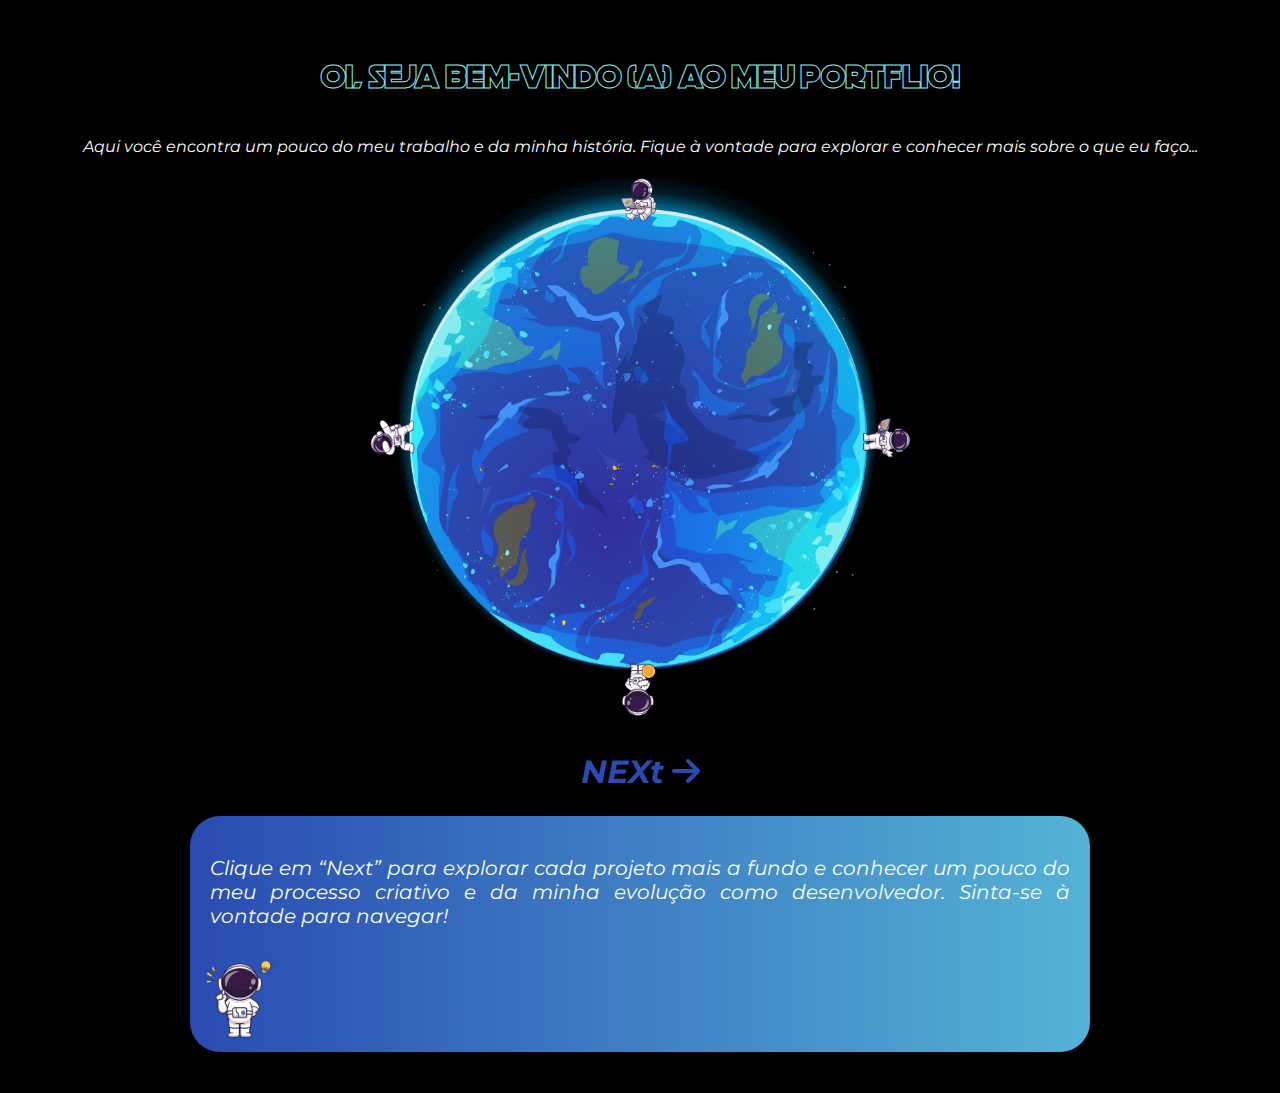
<file: index.html>
<!DOCTYPE html>
<html lang="pt-br">
  <head>
    <meta charset="UTF-8" />
    <meta name="viewport" content="width=device-width, initial-scale=1.0" />
    <title>Interactive Portfolio</title>
    <link
      rel="shortcut icon"
      href="./favicon/favicon.ico"
      type="image/x-icon"
    />
    <link rel="stylesheet" href="./css/main.css" />
    <link rel="stylesheet" href="./css/mediaquery.css" />
    <link
      rel="stylesheet"
      href="https://cdnjs.cloudflare.com/ajax/libs/font-awesome/6.0.0-beta3/css/all.min.css"
    />
    <script src="./java-script/script.js" defer></script>
  </head>
  <body>
    <header>
      <h1>Oi, seja bem-vindo (a) ao meu portfólio!</h1>
      <p>
        Aqui você encontra um pouco do meu trabalho e da minha história. Fique à
        vontade para explorar e conhecer mais sobre o que eu faço...
      </p>
    </header>
    <main>
      <section>
        <article>
          <div id="one">
            <img src="./imagens/Frame 1.png" alt="astronauta" />
          </div>
        </article>
        <article>
          <div id="links">
            <a href="./pagina1.html"
              ><strong>NEXt</strong> <i class="fas fa-arrow-right"></i
            ></a>
          </div>
          <div id="center">
            <div id="container">
              <p class="text">
                Clique em “Next” para explorar cada projeto mais a fundo e
                conhecer um pouco do meu processo criativo e da minha evolução
                como desenvolvedor. Sinta-se à vontade para navegar!
              </p>
              <img
                class="astro"
                src="imagens/astrounata_ideia-removebg-preview.png"
                alt="astronauta"
              />
            </div>
          </div>
        </article>
      </section>
    </main>
  </body>
</html>
</file>
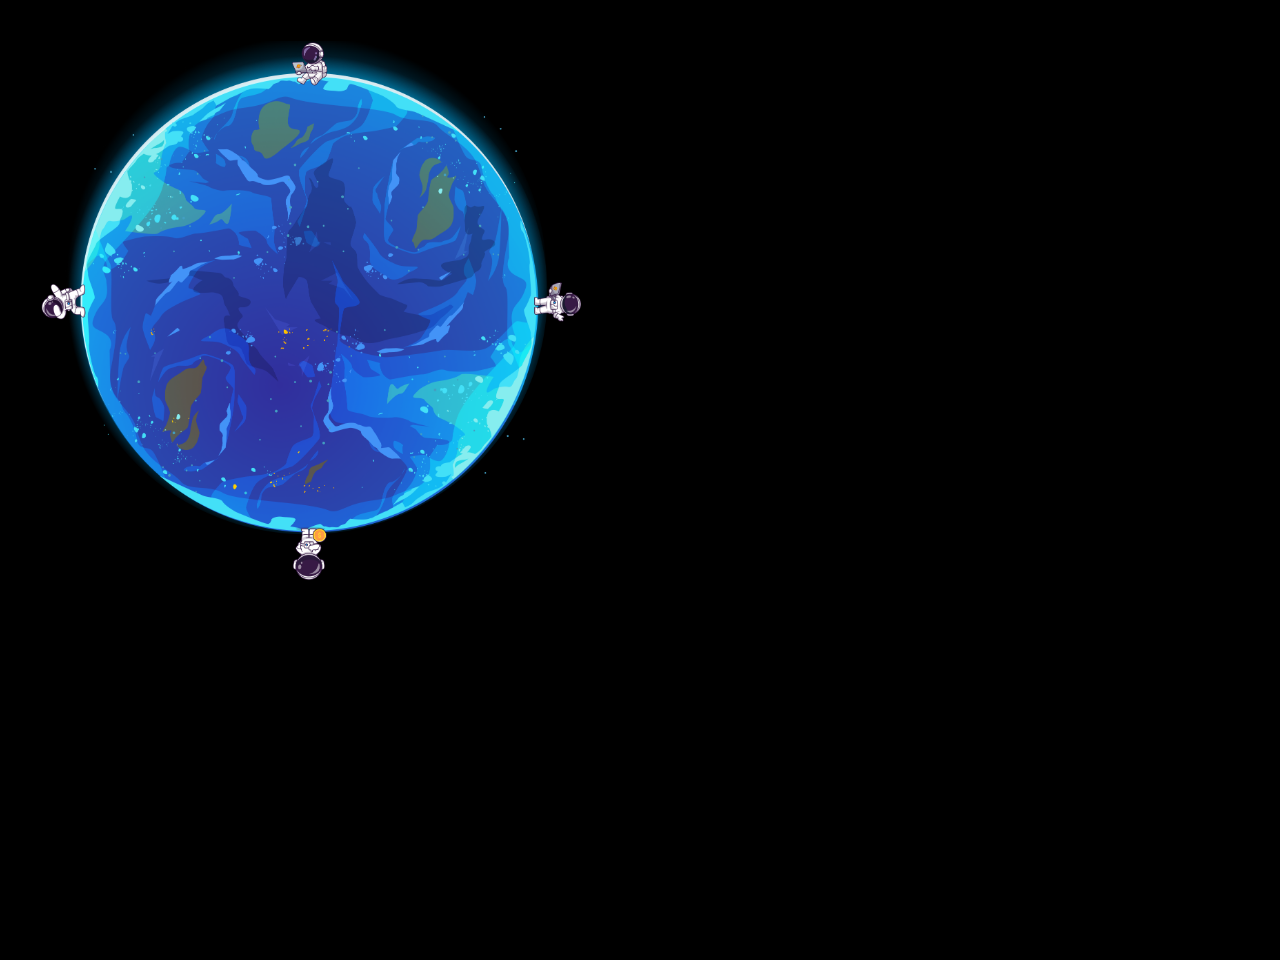
<file: html/index.html>
<!DOCTYPE html>
<html lang="pt-br">
  <head>
    <meta charset="UTF-8" />
    <meta name="viewport" content="width=device-width, initial-scale=1.0" />
    <title>ViniWebWorks</title>
    <link rel="stylesheet" href="../css/main.css" />
    <link rel="stylesheet" href="../css/mediaquery.css">
  </head>
  <body>
    <header>
      <nav></nav>
    </header>
    <main>
      <section>
        <article>
          <figure>
            <img src="../imagens/Frame 1.png" alt="astronauta" />
          </figure>
        </article>
        <article></article>
      </section>
    </main>
  </body>
</html>
</file>
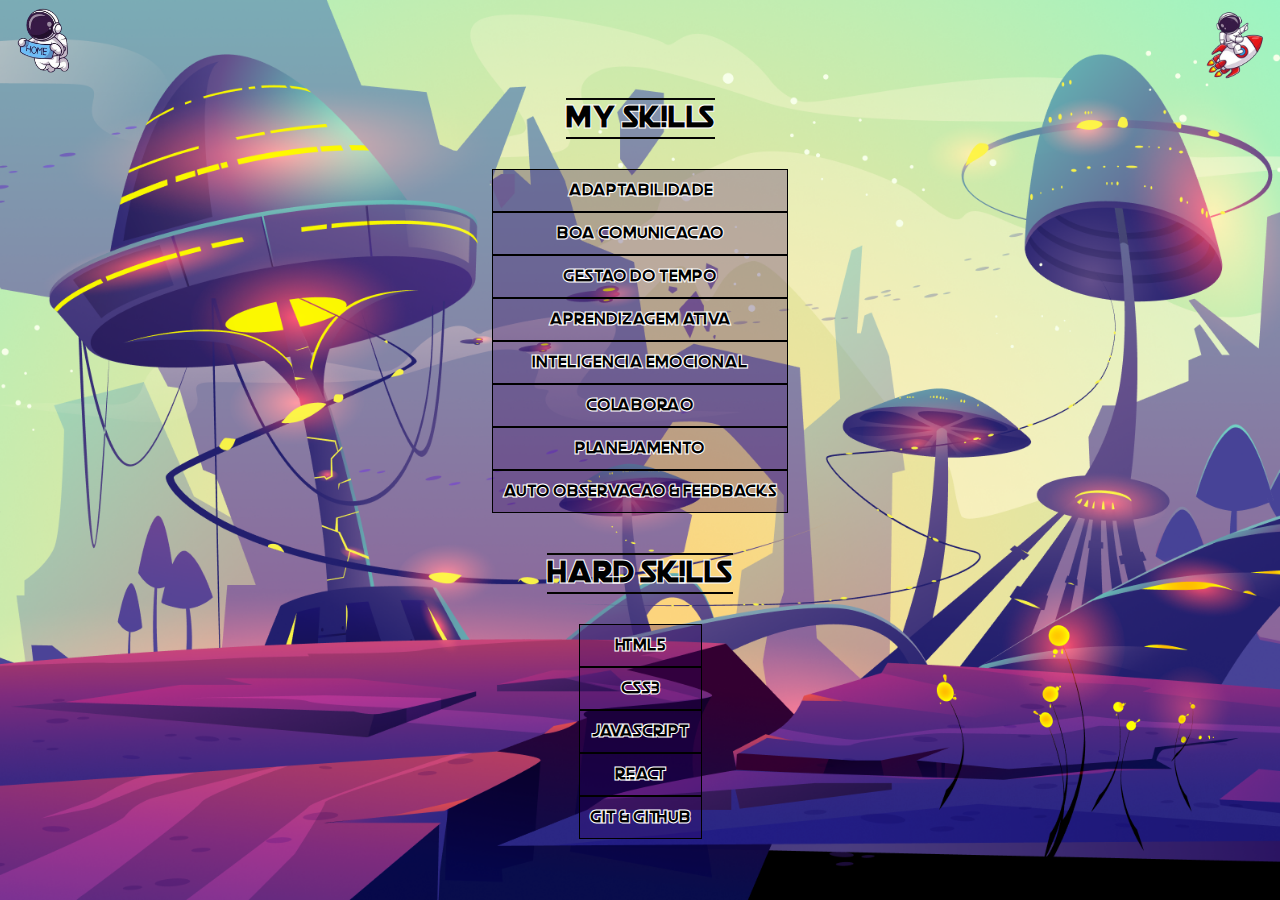
<file: pagina1.html>
<!DOCTYPE html>
<html lang="pt-br">
  <head>
    <meta charset="UTF-8" />
    <meta name="viewport" content="width=device-width, initial-scale=1.0" />
    <title>Interactive Portfolio</title>
    <link
      rel="shortcut icon"
      href="favicon/favicon-32x32.png"
      type="image/x-icon"
    />
    <link rel="stylesheet" href="css/pagina1.css" />
    <script src="java-script/script.js"></script>
  </head>
  <body>
    <main>
      <section>
        <article>
          <div id="principal">
            <div class="container">
              <a href="index.html"
                ><img
                  class="home"
                  src="imagens/astrounata_casa-removebg-preview.png"
                  alt="astrounata_casa"
              /></a>
            </div>
            <div class="container2">
              <a href="pagina2.html"
                ><img
                  class="home"
                  src="imagens/astronauta_foguete-removebg-preview.png"
                  alt="astrounata_foguete"
              /></a>
            </div>
            <div class="Text">
              <h1 class="tracking-in-contract"><strong>MY SKILLS</strong></h1>
            </div>
            <div class="skills">
              <div>
                <p>Adaptabilidade</p>
                <p>Boa Comunicacao</p>
                <p>Gestao do tempo</p>
                <p>Aprendizagem ativa</p>
                <p>Inteligencia emocional</p>
                <p>Colaboração</p>
                <p>Planejamento</p>
                <p>Auto Observacao & Feedbacks</p>               
              </div>
            </div>
            <div class="Text">
              <h1 class="tracking-in-contract">
                <strong>HARD SKILLS</strong>
              </h1>
            </div>
            <div class="skills">
              <div>
                <p>HTML5</p>
                <p>CSS3</p>
                <p>JAVASCRIPT</p>
                <p>REACT</p>
                <p>GIT & GITHUB</p>
              </div>
            </div>
          </div>
        </article>
      </section>
    </main>
  </body>
</html>
</file>
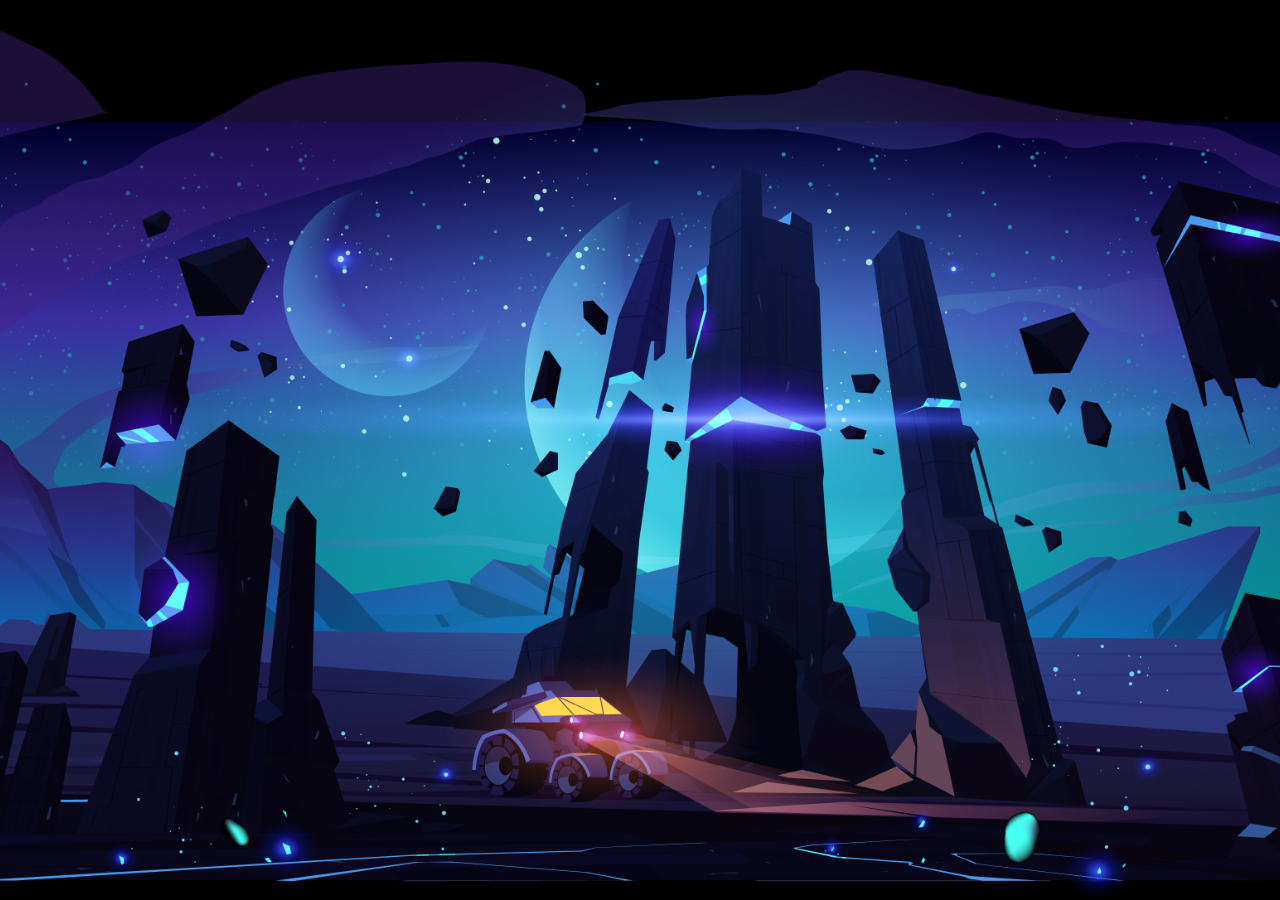
<file: pagina2.html>
<!DOCTYPE html>
<html lang="pt-br">
  <head>
    <meta charset="UTF-8" />
    <meta name="viewport" content="width=device-width, initial-scale=1.0" />
    <title>Interactive Portfolio</title>
    <link
      rel="shortcut icon"
      href="favicon/favicon-32x32.png"
      type="image/x-icon"
    />
    <link rel="stylesheet" href="css/pagina2.css" />
  </head>
  <body>
    <main>
      <section>
        <div></div>
      </section>
    </main>
  </body>
</html>
</file>
<file: css/main.css>
@charset "UTF-8";

* {
  margin: 0px;
  padding: 0px;
}

html,
body {
  background-color: black;
  height: 100%;
  padding: 20px;
}

main {
  padding: 1px;
}

h1 {
  margin: 20px;
  font-weight: 100;
  font-family: "StarDeath";
  color: transparent;
  -webkit-text-stroke: 1px #86edef;
  text-align: center;
}

p {
  margin: 20px;
  padding-top: 20px;
  font-family: "Montserrat";
  text-align: center;
  color: white;
}

div#one {
  display: flex;
  justify-content: center;
  align-items: center;
  margin-bottom: 30px;
}

div#links {
  text-align: center;
}

div#container {
  background-image: linear-gradient(to right, #294bb2, #54b3d6);
  border-radius: 30px;
  margin-bottom: 40px;
}

img {
  margin-bottom: auto;
  max-height: 100%;
  max-width: 100%;
}

img.astro {
  height: 100px;
}

a {
  background-image: linear-gradient(
    to right,
    #54b3d6,
    #54b3d6 50%,
    #294bb2 50%
  );
  background-size: 200% 100%;
  background-position: -100%;
  display: inline-block;
  padding: 5px 0;
  position: relative;
  -webkit-background-clip: text;
  -webkit-text-fill-color: transparent;
  transition: all 0.3s ease-in-out;
  font-size: 2em;
  font-family: Montserrat;
  margin-bottom: 20px;
}

a:before {
  content: "";
  background: #54b3d6;
  display: block;
  position: absolute;
  bottom: -3px;
  left: 0;
  width: 0;
  height: 3px;
  transition: all 0.3s ease-in-out;
}

a:hover {
  background-position: 0;
}

a:hover::before {
  width: 100%;
}

p.text {
  text-align: justify;
}

/* Define a largura da barra de rolagem */
::-webkit-scrollbar {
  width: 9px; /* Largura da barra de rolagem */
}

/* Define o estilo para o track (fundo da barra de rolagem) */
::-webkit-scrollbar-track {
  background-color: white; /* Cor do fundo da barra de rolagem */
  border-radius: 10px; /* Bordas arredondadas do track */
}

/* Define o estilo para o thumb (parte que o usuário arrasta) */
::-webkit-scrollbar-thumb {
  background-color: #54b3d6; /* Cor do polegar (thumb) */
  border-radius: 10px; /* Bordas arredondadas do thumb */
}

/* Define a cor do thumb quando o usuário passa o mouse ou arrasta */
::-webkit-scrollbar-thumb:hover {
  background-color: #54b3d6; /* Cor um pouco mais escura quando o mouse passa sobre */
}

/* Adicionando bordas ao track (opcional) */
::-webkit-scrollbar-track-piece {
  border: 1px solid #294cb2; /* Borda do track */
}

@font-face {
  font-family: "StarDeath";
  src: url(../fonts/Death\ Star.otf);
}

@font-face {
  font-family: "Montserrat";
  src: url(../fonts/Montserrat-Italic-VariableFont_wght.ttf);
}
</file>
<file: css/mediaquery.css>
@charset "UTF-8";

@media screen and (min-width: 768px) {
  img {
    max-width: 90%;
    max-height: 60vh;
  }

  div#center {
    display: flex;     
    justify-content: center;
  }

  div#container {
    width: 900px;
    height: auto;
  }

  p.text {
    font-size: clamp(16px, 5vw, 20px);
  }
}
</file>
<file: css/pagina1.css>
@charset "UTF-8";

* {
  margin: 0;
  padding: 0;
}

body {
   background-image: url(../imagens/space-skills.png);
   background-color: black;
   background-repeat: no-repeat;
   background-position: right center;
   background-size: cover;
   background-attachment: fixed;
   height: 100vh;
}

div.Text {
  display: flex;
  justify-content: center;
  align-items: center;
}

.container {
  overflow: hidden;
  border-radius: 10px;
  cursor: pointer;
  display: inline-block;
}

.container:hover .home {
  transform: scale(1.2) rotate(5deg);
  opacity: 0.9;
}

.container2 {
  overflow: hidden;
  border-radius: 10px;
  cursor: pointer;
  float: right;
}

.container2:hover .home {
  transform: scale(1.2) rotate(5deg);
  opacity: 0.9;
}

img.home {
  max-width: 100vw;
  max-height: 100vh;
  transition: transform 0.6s ease, opacity 0.6s ease;
}

.tracking-in-contract {
  -webkit-animation: tracking-in-contract 0.9s
    cubic-bezier(0.68, -0.55, 0.265, 1.55) 0.4s backwards;
  animation: tracking-in-contract 0.9s cubic-bezier(0.68, -0.55, 0.265, 1.55)
    0.4s backwards;

  font-family: "StarDeath";
  font-weight: lighter;
  -webkit-text-stroke: 1px white;
  border-top: 2px solid #080804;
  border-bottom: 2px solid #030301;
  display: inline-block;
  margin-bottom: 30px;
}

.skills {
  display: flex;
  justify-content: center;
  align-items: center;
  margin-bottom: 40px;
}

@-webkit-keyframes tracking-in-contract {
  0% {
    letter-spacing: 1em;
    opacity: 0;
  }
  40% {
    opacity: 0.6;
  }
  100% {
    letter-spacing: normal;
    opacity: 1;
  }
}
@keyframes tracking-in-contract {
  0% {
    letter-spacing: 1em;
    opacity: 0;
  }
  40% {
    opacity: 0.6;
  }
  100% {
    letter-spacing: normal;
    opacity: 1;
  }
}

/* Estilo da barra de rolagem */
::-webkit-scrollbar {
  width: 8px;
}

::-webkit-scrollbar-track {
  background-color: #eeeeb7;
}

::-webkit-scrollbar-thumb {
  background-color: #c6ecaf;
  border-radius: 4px;
  border: 2px solid #eeeeb7;
}

::-webkit-scrollbar-thumb:hover {
  background-color: #648aa3;
}

p {
  background-color: #30015f48;
  padding: 4px;
  font-family: "StarDeath";
  font-weight: lighter;
  -webkit-text-stroke: 1px white;
  border-top: 1px solid #080804;
  border-bottom: 1px solid #030301;
  border: 1px solid black;
  text-align: center;
  max-width: 100%;
  max-height: 100%;
  overflow: hidden;
}

@font-face {
  font-family: "StarDeath";
  src: url(../fonts/Death\ Star.otf);
}

@font-face {
  font-family: "Montserrat";
  src: url(../fonts/Montserrat-Italic-VariableFont_wght.ttf);
}

@media screen and (min-width: 50px) and (max-width: 300px) {
  img.home {
    height: 30px;
  }

  .skills {
    margin-bottom: 30px;
  }

  .Text {
    margin: auto;
  }
}

@media screen and (min-width: 300px) {
  img.home {
    height: 60px;
  }
}

@media screen and (min-width: 127px) {
  .tracking-in-contract {
    font-size: 1.5em;
  }
}

@media screen and (min-width: 400px) {
  p {
    padding: 10px;
  }
}

@media screen and (min-width: 768px) {
  img.home {
    height: 90px;
  }
}

@media screen and (min-width: 640px) and (max-width: 1300px) {
  .tracking-in-contract {
    font-size: 2em;
  }

  p {
    font-size: 1.1em;
  }
}

@media screen and (min-width: 1300px) {
  .tracking-in-contract {
    font-size: 2.2em;
  }

  p {
    font-size: 1.5em;
  }
}
</file>
<file: css/pagina2.css>
@charset "UTF-8";

* {
  margin: 0px;
  padding: 0px;
}

body {
  background-image: url(../imagens/space\ background.png);
  background-position: center center;
  background-size: cover;
  background-attachment: fixed;
  background-color: black;
  height: 100vh;
}
</file>
